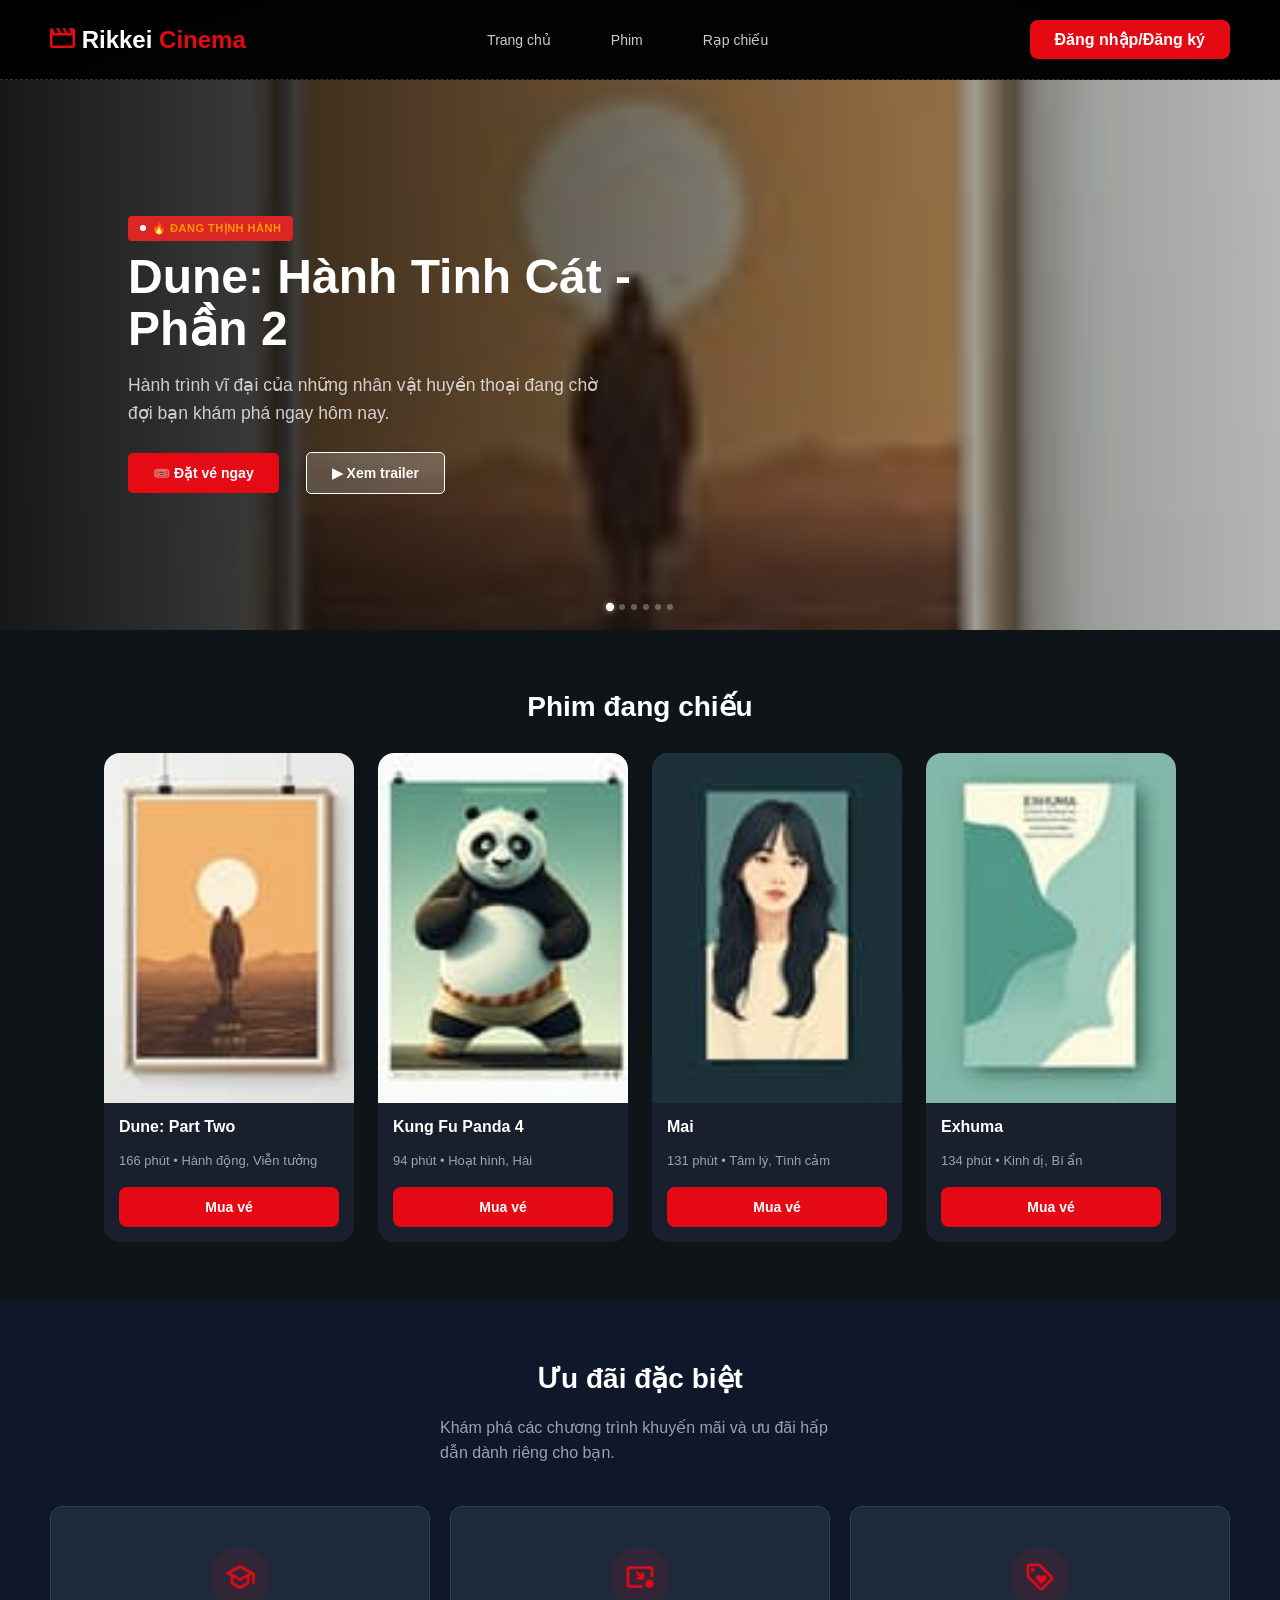
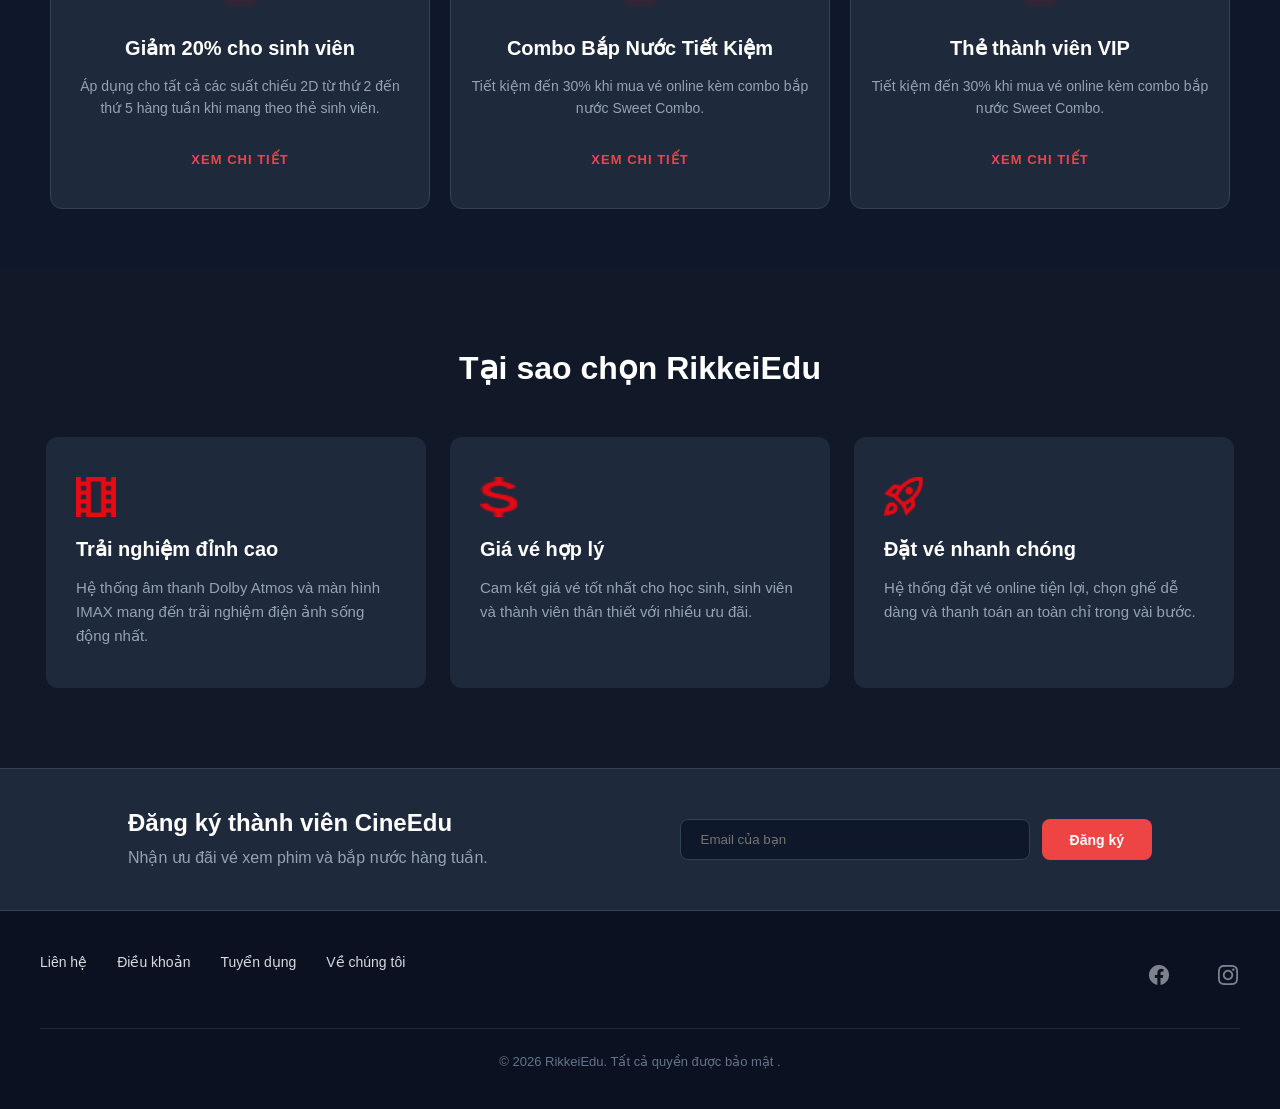
<file: pages/index.html>
<!doctype html>
<html lang="en">
  <head>
    <meta charset="UTF-8" />
    <meta name="viewport" content="width=device-width, initial-scale=1.0" />
    <title>Trang chủ</title>
    <link rel="stylesheet" href="/css/index.css" />
  </head>
  <body>
    <header class="navbar">
      <div class="logo">
        <img src="/assets/icons/Icon.png" alt="" />
        <span class="logo-rikkei">Rikkei</span>
        <span class="logo-cinema">Cinema</span>
      </div>
      <nav class="nav-links">
        <a href="#">Trang chủ</a>
        <a href="#">Phim</a>
        <a href="#">Rạp chiếu</a>
      </nav>
      <a class="btn-login-nav" href="login.html">Đăng nhập/Đăng ký</a>
    </header>
    <section class="hero-carousel-section">
  <div class="hero-viewport" id="heroViewport">
    <div class="hero-wrapper" id="heroWrapper">
      <div class="loading-text">Đang tải phim nổi bật...</div>
    </div>
  </div>

  <div class="carousel-dots" id="carouselDots"></div>
</section>
    <section class="film-book">
      <h3>Phim đang chiếu</h3>
      <div id="movie-list"></div>
    </section>
    <section class="special-order">
      <h3>Ưu đãi đặc biệt</h3>
      <p>
        Khám phá các chương trình khuyến mãi và ưu đãi hấp dẫn dành riêng cho
        bạn.
      </p>
      <div>
        <div>
          <img src="/assets/icons/Overlay (1).png" alt="" />
          <h3>Giảm 20% cho sinh viên</h3>
          <p>
            Áp dụng cho tất cả các suất chiếu 2D từ thứ 2 đến thứ 5 hàng tuần
            khi mang theo thẻ sinh viên.
          </p>
          <a href="#">Xem chi tiết</a>
        </div>
        <div>
          <img src="/assets/icons/Overlay (2).png" alt="" />
          <h3>Combo Bắp Nước Tiết Kiệm</h3>
          <p>
            Tiết kiệm đến 30% khi mua vé online kèm combo bắp nước Sweet Combo.
          </p>
          <a href="#">Xem chi tiết</a>
        </div>
        <div>
          <img src="/assets/icons/Overlay (3).png" alt="" />
          <h3>Thẻ thành viên VIP</h3>
          <p>
            Tiết kiệm đến 30% khi mua vé online kèm combo bắp nước Sweet Combo.
          </p>
          <a href="#">Xem chi tiết</a>
        </div>
      </div>
    </section>
    <section class="special">
      <h3>Tại sao chọn RikkeiEdu</h3>
      <div>
        <div>
          <img src="/assets/icons/Icon (1).png" alt="" />
          <h3>Trải nghiệm đỉnh cao</h3>
          <p>
            Hệ thống âm thanh Dolby Atmos và màn hình IMAX mang đến trải nghiệm
            điện ảnh sống động nhất.
          </p>
        </div>
        <div>
          <img src="/assets/icons/Icon (2).png" alt="" />
          <h3>Giá vé hợp lý</h3>
          <p>
            Cam kết giá vé tốt nhất cho học sinh, sinh viên và thành viên thân
            thiết với nhiều ưu đãi.
          </p>
        </div>
        <div>
          <img src="/assets/icons/Icon (3).png" alt="" />
          <h3>Đặt vé nhanh chóng</h3>
          <p>
            Hệ thống đặt vé online tiện lợi, chọn ghế dễ dàng và thanh toán an
            toàn chỉ trong vài bước.
          </p>
        </div>
      </div>
    </section>
    <section class="service">
      <div class="service-add">
        <div class="service-content">
          <h4>Đăng ký thành viên CineEdu</h4>
          <p>Nhận ưu đãi vé xem phim và bắp nước hàng tuần.</p>
        </div>
        <div class="service-form">
          <input type="email" placeholder="Email của bạn" />
          <button type="submit">Đăng ký</button>
        </div>
      </div>
    </section>
    <footer class="footer">
      <div>
        <p>Liên hệ</p>
        <p>Điều khoản</p>
        <p>Tuyển dụng</p>
        <p>Về chúng tôi</p>
        <img src="/assets/icons/Link.png" alt="" /><img
          src="/assets/icons/Link (1).png"
          alt=""
        />
      </div>
      <div>
        <h4>© 2026 RikkeiEdu. Tất cả quyền được bảo mật .</h4>
      </div>
    </footer>
    <div id="trailerModal" class="modal">
      <div class="modal-content">
        <span class="close" onclick="closeModal()">&times;</span>
        <iframe
          id="videoPlayer"
          width="100%"
          height="400"
          src=""
          frameborder="0"
          allowfullscreen
        ></iframe>
      </div>
    </div>
    <script src="/js/index.js"></script>
  </body>
</html>
</file>
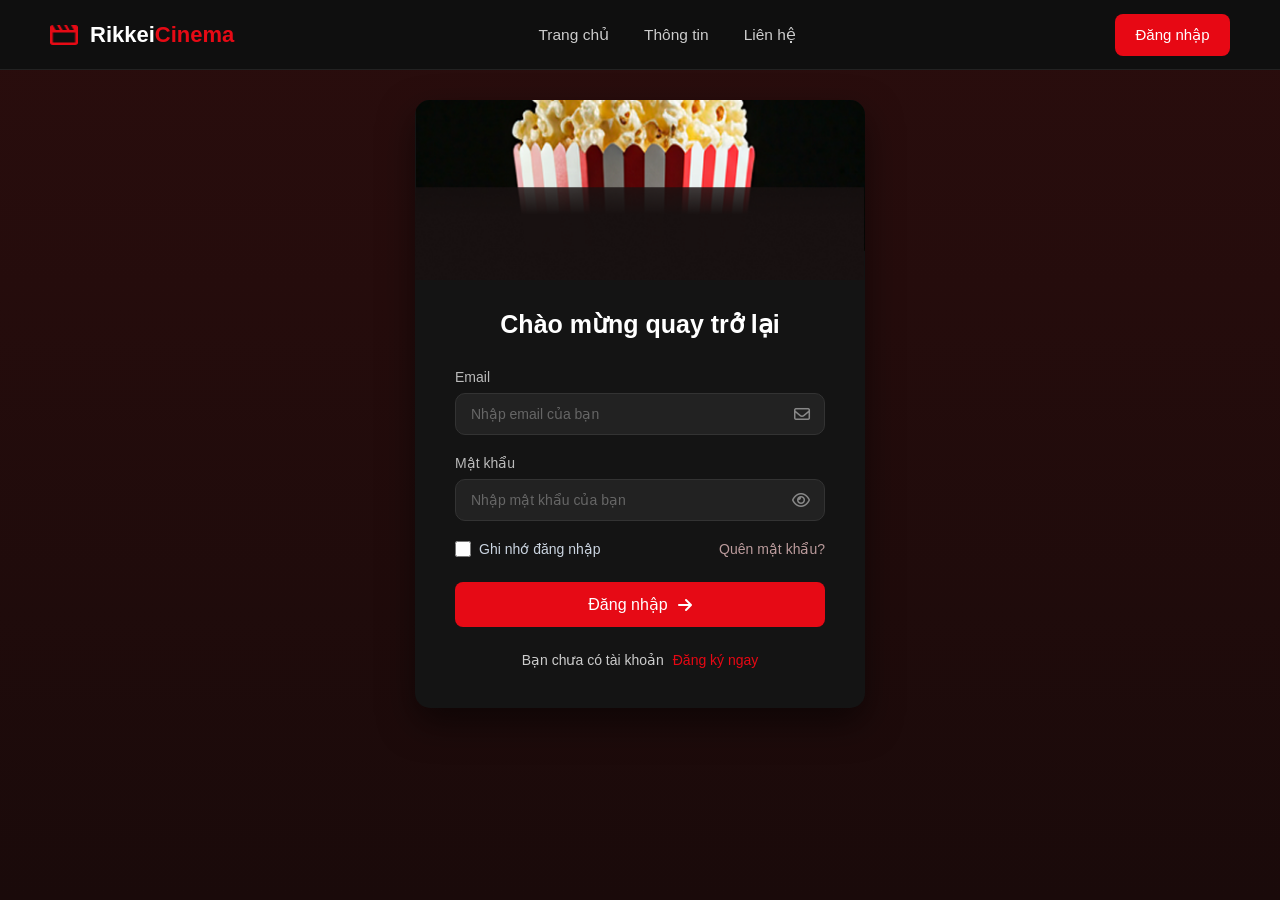
<file: pages/login.html>
<!doctype html>
<html lang="en">
  <head>
    <meta charset="UTF-8" />
    <meta name="viewport" content="width=device-width, initial-scale=1.0" />
    <title>Rikkei Cinema - Đăng nhập</title>
    <link rel="stylesheet" href="/css/login.css" />
    <link
      rel="stylesheet"
      href="https://cdnjs.cloudflare.com/ajax/libs/font-awesome/6.0.0/css/all.min.css"
    />
    <link href="https://fonts.googleapis.com/icon?family=Material+Icons" rel="stylesheet">
  </head>
  <body>
    <header class="navbar">
      <div class="logo">
        <img src="/assets/icons/Icon.png" alt="Logo">
        <span class="logo-rikkei">Rikkei</span>
        <span class="logo-cinema">Cinema</span>
      </div>
      <nav class="nav-links">
        <a href="#">Trang chủ</a>
        <a href="#">Thông tin</a>
        <a href="#">Liên hệ</a>
      </nav>
      <button class="btn-login-nav">Đăng nhập</button>
    </header>

    <main class="login-container">
      <div class="login-card">
          
        <img src="/assets/images/Background (1).png" alt="popCornImg">  

        <div class="card-body">
          <h2>Chào mừng quay trở lại</h2>
          <form id="login-form">
            <div class="input-group">
              <h3>Email</h3>
              <div class="input-wrapper">
                <input
                  type="email"
                  id="email"
                  placeholder="Nhập email của bạn"
                />
                <i class="fa-regular fa-envelope"></i>
              </div>
            </div>

            <div class="input-group">
              <h3>Mật khẩu</h3>
              <div class="input-wrapper">
                <input
                  type="password"
                  id="password"
                  placeholder="Nhập mật khẩu của bạn"
                />
                <i class="fa-regular fa-eye"></i>
              </div>
            </div>

            <div class="auth-options">
              <label class="remember-me">
                <input type="checkbox" /> Ghi nhớ đăng nhập
              </label>
              <a href="#" class="forgot-password">Quên mật khẩu?</a>
            </div>

            <button type="submit" class="btn-submit">
              Đăng nhập <i class="fa-solid fa-arrow-right"></i>
            </button>
          </form>
          <p class="footer-text">
            Bạn chưa có tài khoản
            <a href="/pages/register.html">Đăng ký ngay</a>
          </p>
        </div> </div> </main>
    <script src="/js/login.js"></script>
  </body>
</html>
</file>
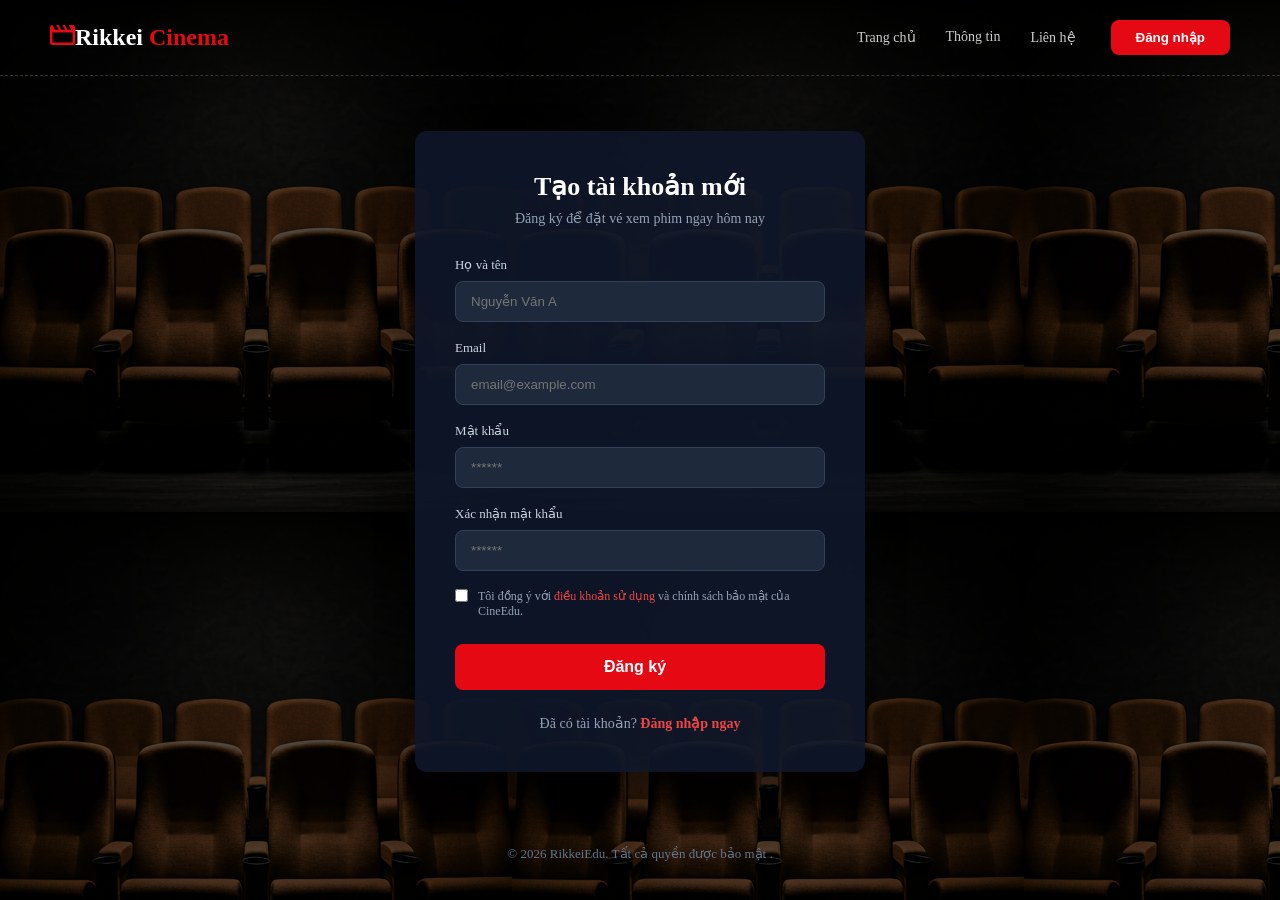
<file: pages/register.html>
<!DOCTYPE html>
<html lang="en">
<head>
    <meta charset="UTF-8">
    <meta name="viewport" content="width=device-width, initial-scale=1.0">
    <title>Đăng ký</title>
    <link rel="stylesheet" href="/css/register.css">

</head>
<body>
    <header class = "navbar">
        <div class = "logo">
            <img src="/assets/icons/Icon.png" alt=""><span class = "logo-rikkei">Rikkei</span> <span class = "logo-cinema">Cinema</span>
        </div>
        <nav class = "nav-links">
            <a href="#">Trang chủ</a>
            <a href="#">Thông tin</a>
            <a href="#">Liên hệ</a>
        </nav>
        <button class = "btn-login-nav">Đăng nhập</button>
    </header>
    <main class="main-content">
        <div class="register-card">
            <h2>Tạo tài khoản mới</h2>
            <p class="subtitle">Đăng ký để đặt vé xem phim ngay hôm nay</p>
            <form id = "register-form" >
                <div class="input-group">
                    <label>Họ và tên</label>
                    <input type="text" id = "fullName" placeholder="Nguyễn Văn A">
                </div>
                <div class="input-group">
                    <label>Email</label>
                    <input type="text" id = "email" placeholder="email@example.com">
                </div>
                <div class="input-group">
                    <label>Mật khẩu</label>
                    <div class="input-wrapper">
                        <input type="password" id = "password" placeholder="******">
                        <i class="fa-regular fa-eye-slash"></i>
                    </div>
                </div>
                <div class="input-group">
                    <label>Xác nhận mật khẩu</label>
                    <div class="input-wrapper">
                        <input type="password" id = "confirm-password" placeholder="******">
                        <i class="fa-regular fa-eye-slash"></i>
                    </div>
                </div>
                <div class="terms">
                    <input type="checkbox" id="agree">
                    <label for="agree">Tôi đồng ý với <a href="#">điều khoản sử dụng</a> và chính sách bảo mật của CineEdu.</label>
                </div>
                <button type="submit" class="btn-submit">
                    Đăng ký <i class="fa-solid fa-arrow-right"></i>
                </button>
            </form>
            <p class="footer-link">
                Đã có tài khoản? <a href="/pages/login.html">Đăng nhập ngay</a>
            </p>
        </div>
    </main>
    <footer class="page-footer">
        © 2026 RikkeiEdu. Tất cả quyền được bảo mật .
    </footer>
    <script src="/js/register.js"></script>
</body>
</html>
</file>
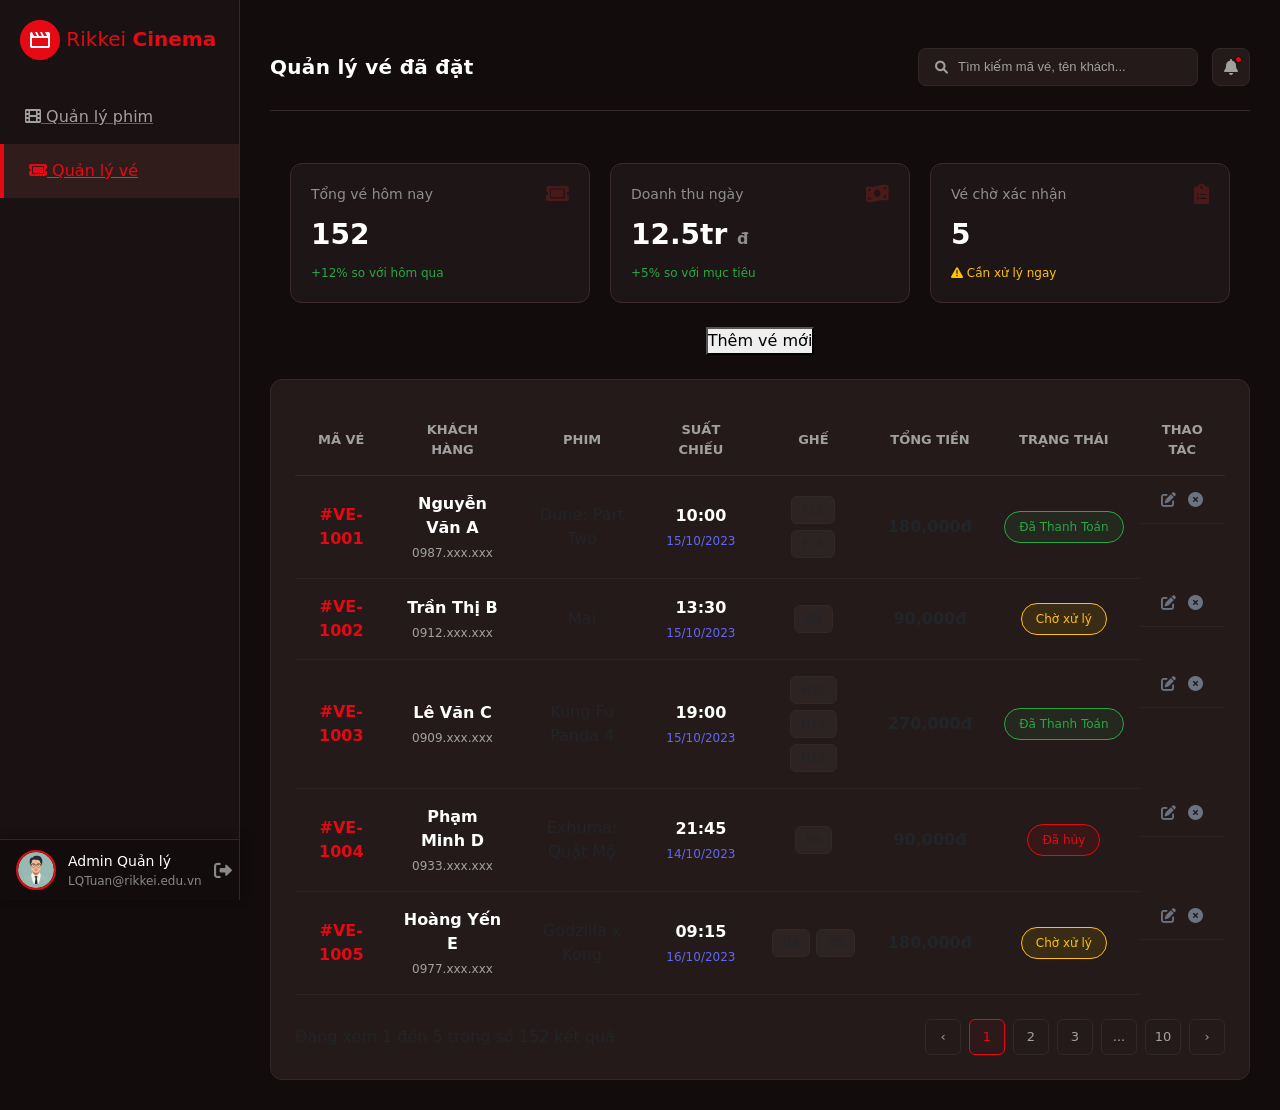
<file: pages/ticketManager.html>
<!doctype html>
<html lang="vi">
  <head>
    <meta charset="UTF-8" />
    <meta name="viewport" content="width=device-width, initial-scale=1.0" />
    <title>Rikkei Cinema - Quản lý vé</title>
    <link rel="stylesheet" href="/css/ticketManager.css" />
    <link
      rel="stylesheet"
      href="https://cdnjs.cloudflare.com/ajax/libs/font-awesome/6.0.0/css/all.min.css"
    />
    <link
      href="https://cdn.jsdelivr.net/npm/bootstrap@5.3.0/dist/css/bootstrap.min.css"
      rel="stylesheet"
    />
  </head>
  <body>
    <div class="app-container">
      <aside class="sidebar">
        <div class="logo">
          <img src="/assets/icons/Background.png" alt="logo" />
          <span>Rikkei <strong>Cinema</strong></span>
        </div>
        <nav class="menu">
          <a href="admin.html" class="menu-link">
            <div class="menu-item">
              <i class="fa-solid fa-film"></i> Quản lý phim
            </div>
          </a>
          <a href="ticketManager.html" class="menu-link">
            <div class="menu-item active">
              <i class="fa-solid fa-ticket"></i> Quản lý vé
            </div>
          </a>
        </nav>
        <div class="user-profile">
          <div class="avatar-wrapper">
            <img
              src="/assets/images/4b3c32e708cfeaf4ac3b720d07977c0fcfc63eec.jpg"
              class="avatar"
            />
          </div>
          <div class="user-info">
            <p class="name">Admin Quản lý</p>
            <p class="email">LQTuan@rikkei.edu.vn</p>
          </div>
          <button
            type="button"
            class="logout-btn"
            data-bs-toggle="modal"
            data-bs-target="#logoutModal"
          >
            <i class="fa-solid fa-right-from-bracket"></i>
          </button>
        </div>
      </aside>

      <div class="main-content">
        <div class="topbar">
          <h1 class="topbar-title">Quản lý vé đã đặt</h1>
          <div class="topbar-right">
            <div class="search-box">
              <i class="fa-solid fa-magnifying-glass search-icon"></i>
              <input type="text" placeholder="Tìm kiếm mã vé, tên khách..." />
            </div>
            <button class="notif-btn">
              <i class="fa-solid fa-bell"></i>
              <span class="notif-dot"></span>
            </button>
          </div>
        </div>
        <div class="stats-container">
          <div class="stat-card">
            <div class="stat-header">
              <span class="stat-title">Tổng vé hôm nay</span>
              <i class="fa-solid fa-ticket icon-bg"></i>
            </div>
            <div class="stat-value">152</div>
            <div class="stat-footer status-up">+12% so với hôm qua</div>
          </div>

          <div class="stat-card">
            <div class="stat-header">
              <span class="stat-title">Doanh thu ngày</span>
              <i class="fa-solid fa-money-bill-wave icon-bg"></i>
            </div>
            <div class="stat-value">12.5tr <span>đ</span></div>
            <div class="stat-footer status-up">+5% so với mục tiêu</div>
          </div>

          <div class="stat-card">
            <div class="stat-header">
              <span class="stat-title">Vé chờ xác nhận</span>
              <i class="fa-solid fa-clipboard-list icon-bg"></i>
            </div>
            <div class="stat-value">5</div>
            <div class="stat-footer status-warning">
              <i class="fa-solid fa-triangle-exclamation"></i> Cần xử lý ngay
            </div>
          </div>
        </div>
        <button onclick="openAddTicketModal()">Thêm vé mới</button>
        <div class="table-container">
          <table class="ticket-table">
            <thead>
              <tr>
                <th>Mã vé</th>
                <th>Khách hàng</th>
                <th>Phim</th>
                <th>Suất chiếu</th>
                <th>Ghế</th>
                <th>Tổng tiền</th>
                <th>Trạng thái</th>
                <th>Thao tác</th>
              </tr>
            </thead>
            <tbody></tbody>
          </table>

          <div class="pagination-wrapper">
            <span class="secondary">Đang xem 1 đến 5 trong số 152 kết quả</span>
            <div class="pagination">
              <button class="page-btn">‹</button>
              <button class="page-btn active">1</button>
              <button class="page-btn">2</button>
              <button class="page-btn">3</button>
              <button class="page-btn">...</button>
              <button class="page-btn">10</button>
              <button class="page-btn">›</button>
            </div>
          </div>
        </div>
      </div>
    </div>
    <script src="https://cdn.jsdelivr.net/npm/bootstrap@5.3.0/dist/js/bootstrap.bundle.min.js"></script>
  </body>
  <div id="add-ticket-modal" class="modal">
    <div class="modal-content">
      <span class="close" onclick="closeModal('add-ticket-modal')"
        >&times;</span
      >
      <h2>Thêm Mới Đặt Vé</h2>
      <form id="add-ticket-form" onsubmit="addTicket(event)">
        <div class="form-group">
          <label for="add-customer-name">Tên khách hàng:</label>
          <input
            type="text"
            id="add-customer-name"
            placeholder="Nhập tên khách hàng"
            required
          />
        </div>
        <div class="form-group">
          <label for="add-customer-phone">Số điện thoại:</label>
          <input
            type="text"
            id="add-customer-phone"
            placeholder="Nhập số điện thoại"
            required
          />
        </div>
        <div class="form-group">
          <label for="add-movie">Chọn phim:</label>
          <select id="add-movie" required>
            <option value="">Chọn phim đang chiếu...</option>
            <option value="1">Dune: Part Two</option>
            <option value="2">Mai</option>
            <option value="3">Kung Fu Panda 4</option>
            <option value="4">Exhuma: Quật Mộ</option>
            <option value="5">Godzilla x Kong</option>
          </select>
        </div>
        <div class="form-group">
          <label for="add-showtime">Chọn suất chiếu:</label>
          <select id="add-showtime" required>
            <option value="">Chọn suất chiếu...</option>
            <option value="1">10:00 - 15/10/2023</option>
            <option value="2">13:30 - 15/10/2023</option>
            <option value="3">19:00 - 15/10/2023</option>
            <option value="4">21:45 - 14/10/2023</option>
            <option value="5">09:15 - 16/10/2023</option>
          </select>
        </div>
        <div class="form-group">
          <label for="add-seats">Chọn ghế:</label>
          <input type="text" id="add-seats" placeholder="F5, F6" required />
        </div>
        <div class="form-group">
          <label for="add-payment-method">Phương thức thanh toán:</label>
          <select id="add-payment-method" required>
            <option value="0">Tiền mặt</option>
            <option value="1">Chuyển khoản</option>
            <option value="2">Thẻ tín dụng</option>
          </select>
        </div>
        <div class="form-group">
          <label for="add-note">Ghi chú:</label>
          <textarea
            id="add-note"
            placeholder="Nhập ghi chú của admin..."
          ></textarea>
        </div>
        <div class="total-amount">
          <p>Tổng tiền dự kiến: <span id="add-total-amount">240.000 đ</span></p>
        </div>
        <div class="modal-actions">
          <button
            type="button"
            class="btn btn-cancel"
            onclick="closeModal('add-ticket-modal')"
          >
            Hủy
          </button>
          <button type="submit" class="btn btn-confirm">Xác nhận đặt vé</button>
        </div>
      </form>
    </div>
  </div>
  <div id="edit-ticket-modal" class="modal">
    <div class="modal-content">
      <span class="close" onclick="closeModal('edit-ticket-modal')"
        >&times;</span
      >
      <h2>Cập Nhật Thông Tin Vé</h2>
      <form id="edit-ticket-form" onsubmit="updateTicket(event)">
        <input type="hidden" id="edit-ticket-id" />
        <div class="form-group">
          <label for="edit-customer-name">Khách hàng:</label>
          <input type="text" id="edit-customer-name" readonly />
        </div>
        <div class="form-group">
          <label for="edit-movie">Phim:</label>
          <select id="edit-movie" required>
            <option value="1">Dune: Part Two</option>
            <option value="2">Mai</option>
            <option value="3">Kung Fu Panda 4</option>
            <option value="4">Exhuma: Quật Mộ</option>
            <option value="5">Godzilla x Kong</option>
          </select>
        </div>
        <div class="form-group">
          <label for="edit-showtime">Suất chiếu:</label>
          <input type="text" id="edit-showtime" readonly />
        </div>
        <div class="form-group">
          <label for="edit-seats">Vị trí ghế:</label>
          <input type="text" id="edit-seats" readonly />
        </div>
        <div class="form-group">
          <label for="edit-payment-status">Trạng thái thanh toán:</label>
          <select id="edit-payment-status" required>
            <option value="true">Đã thanh toán</option>
            <option value="false">Chưa thanh toán</option>
          </select>
        </div>
        <div class="form-group">
          <label for="edit-note">Ghi chú:</label>
          <textarea
            id="edit-note"
            placeholder="Nhập ghi chú của admin..."
          ></textarea>
        </div>
        <div class="total-amount">
          <p>Tổng số ghế: <span id="edit-seat-count">2</span></p>
          <p>
            Tổng tiền thanh toán: <span id="edit-total-amount">240.000 đ</span>
          </p>
        </div>
        <div class="modal-actions">
          <button
            type="button"
            class="btn btn-cancel"
            onclick="closeModal('edit-ticket-modal')"
          >
            Hủy
          </button>
          <button type="submit" class="btn btn-confirm">Lưu thay đổi</button>
        </div>
      </form>
    </div>
  </div>
  <div id="cancel-ticket-modal" class="modal">
    <div class="modal-content">
      <span class="close" onclick="closeModal('cancel-ticket-modal')"
        >&times;</span
      >
      <h2>Xác nhận hủy vé</h2>
      <p>Bạn có chắc chắn muốn hủy và xóa vé này không?</p>
      <p>Hãy đảm bảo rằng giải phóng ghế ngồi và không thể hoàn tác.</p>
      <input type="hidden" id="cancel-ticket-id" />
      <div class="modal-actions">
        <button
          type="button"
          class="btn btn-cancel"
          onclick="closeModal('cancel-ticket-modal')"
        >
          Đóng
        </button>
        <button type="button" class="btn btn-confirm" onclick="cancelTicket()">
          Xác nhận hủy
        </button>
      </div>
    </div>
  </div>
  <script src="/js/ticketManager.js"></script>
</html>
</file>
<file: css/index.css>
* {
  margin: 0;
  padding: 0;
  box-sizing: border-box;
  font-family: "Segoe UI", "Segoe UI", Tahoma, Geneva, Verdana, sans-serif;
}
body {
  background-color: #0f0f0f;
  background-image: radial-gradient(circle, #1a1a1a 0%, #000000 100%);
  color: white;
  min-height: 100vh;
  margin: 0;
}
.navbar {
  display: flex;
  align-items: center;
  padding: 20px 50px;
  border-bottom: 1px dashed #333;
}

.logo {
  font-size: 24px;
  font-weight: bold;
}

.logo-rikkei {
  color: white;
}

.logo-cinema {
  color: #e50914;
}

.nav-links {
  display: flex;
  margin: 0 auto;
  gap: 30px;
}
.nav-links a {
  color: #ccc;
  text-decoration: none;
  margin: 0 15px;
  font-size: 14px;
  transition: 0.3s;
}

.nav-links a:hover {
  color: white;
}

.btn-login-nav {
  background-color: #e50914;
  color: white;
  border: none;
  padding: 10px 25px;
  border-radius: 8px;
  font-weight: bold;
  cursor: pointer;
  margin-left: 20px;
  transition: 0.3s;
  text-decoration: none;
}
.section {
  position: relative;
  width: 100%;
  height: 800px;
  overflow: hidden;
}
.hero-image {
  position: absolute;
  top: 0;
  left: 0;
  width: 100%;
  height: 100%;
  background-image: url("/assets/images/85e195bab6c3c3771843f13728ac496b45fd2ad5.png");
  background-size: cover;
  background-position: center;
  background-repeat: no-repeat;
  z-index: 0;
}
.hero-image::after {
  content: "";
  position: absolute;
  top: 0;
  left: 0;
  width: 100%;
  height: 100%;
  background: linear-gradient(
    to right,
    rgba(0, 0, 0, 0.75) 0%,
    rgba(0, 0, 0, 0.4) 40%,
    rgba(0, 0, 0, 0.1) 100%
  );
}
.container {
  position: relative;
  z-index: 1;
  height: 100%;
  display: flex;
  flex-direction: column;
  justify-content: center;
  max-width: 600px;
  padding: 0 80px;
  color: #fff;
}

h5 {
  display: inline-flex;
  align-items: center;
  gap: 6px;
  background-color: #dc2626;
  color: #fff;
  font-size: 11px;
  font-weight: 600;
  text-transform: uppercase;
  padding: 6px 12px;
  border-radius: 4px;
  margin-bottom: 16px;
  letter-spacing: 0.5px;
  width: fit-content;
}

h5::before {
  content: "";
  width: 6px;
  height: 6px;
  background-color: #fff;
  border-radius: 50%;
}

h2 {
  font-size: 52px;
  font-weight: 800;
  line-height: 1.1;
  margin-bottom: 16px;
}

p {
  font-size: 16px;
  line-height: 1.6;
  color: rgba(255, 255, 255, 0.85);
  margin-bottom: 24px;
  max-width: 480px;
}

.button-group {
  display: flex;
  flex-direction: row;
  align-items: center;
  gap: 12px;
}

button {
  display: inline-flex;
  align-items: center;
  justify-content: center;
  gap: 8px;
  padding: 12px 24px;
  font-size: 14px;
  font-weight: 600;
  border-radius: 4px;
  cursor: pointer;
  transition: all 0.3s ease;
  border: none;
  white-space: nowrap;
}

.ticket-button {
  background-color: #dc2626;
  color: #fff;
}

.ticket-button:hover {
  background-color: #b91c1c;
}

.trailer {
  background-color: rgba(0, 0, 0, 0.5);
  color: #fff;
  border: 1px solid rgba(255, 255, 255, 0.3);
}

.trailer:hover {
  background-color: rgba(0, 0, 0, 0.7);
  border-color: #fff;
}
/* .film-book {
    width: 100%;
    padding: 60px 40px;
    background-color: #0f1419;
    display: grid;
    grid-template-columns: repeat(4, 1fr);
    gap: 32px;
}

.film-book h3 {
    grid-column: 1 / -1;
    color: #fff;
    font-size: 28px;
    font-weight: 700;
    margin-bottom: 30px;
    display: flex;
    justify-content: space-between;
    align-items: center;
}

.film-book h3::after {
    content: 'Xem tất cả →';
    color: #dc2626;
    font-size: 16px;
    font-weight: 500;
    cursor: pointer;
}

.books {
    background-color: #1a1f2e;
    border-radius: 16px;
    overflow: hidden;
    display: flex;
    flex-direction: column;
    transition: transform 0.3s ease;
    flex: 1; 
    min-width: 0;
    
}

.books:hover {
    transform: translateY(-10px);
}

.books > img {
    width: 100%;
    height: 420px;
    object-fit: cover;
    display: block;
}

.books h4 {
    color: #fff;
    font-size: 18px;
    font-weight: 600;
    margin: 20px 20px 10px;
    white-space: nowrap;
    overflow: hidden;
    text-overflow: ellipsis;
    min-width: 0;
}

.books p {
    color: #9ca3af;
    font-size: 14px;
    margin: 0 20px 20px;
    display: flex;
    align-items: center;
    gap: 8px;
    min-width: 0;
}

.books p img {
    width: 16px;
    height: 16px;
    opacity: 0.7;
    flex-shrink: 0;
}

.books button {
    width: calc(100% - 40px);
    margin: 0 20px 20px;
    padding: 14px;
    background-color: #dc2626;
    color: #fff;
    font-size: 16px;
    font-weight: 600;
    border: none;
    border-radius: 10px;
    cursor: pointer;
    transition: background-color 0.3s ease;
    margin-top: auto;
}

.books button:hover {
    background-color: #b91c1c;
} */
.film-book {
  width: 100%;
  padding: 60px 40px;
  background-color: #0f1419;
}

.film-book h3 {
  color: #fff;
  font-size: 28px;
  margin-bottom: 30px;
  text-align: center;
}

#movie-list {
  display: flex;
  gap: 24px;
  flex-wrap: wrap;
  justify-content: center;
}
.books {
  width: 250px;
  background-color: #1a1f2e;
  border-radius: 16px;
  overflow: hidden;
  display: flex;
  flex-direction: column;
  transition: all 0.3s ease;
  cursor: pointer;
}

.books:hover {
  transform: translateY(-10px) scale(1.03);
}
.books img {
  width: 100%;
  height: 350px;
  object-fit: cover;
  transition: 0.3s;
}

.books:hover img {
  transform: scale(1.05);
}
.books h4 {
  color: #fff;
  font-size: 16px;
  margin: 15px;
}
.books p {
  color: #9ca3af;
  font-size: 13px;
  margin: 0 15px 15px;
  display: flex;
  align-items: center;
  gap: 6px;
}
.books button {
  margin: 0 15px 15px;
  padding: 12px;
  background-color: #e50914;
  color: #fff;
  border: none;
  border-radius: 8px;
  font-size: 14px;
  cursor: pointer;
}

.books button:hover {
  background-color: #b20710;
}
.special-order {
  background-color: #0f172a;
  color: #ffffff;
  padding: 60px 20px;
  font-family: "Segoe UI", Tahoma, Geneva, Verdana, sans-serif;
}

.special-order > h3 {
  font-size: 28px;
  margin-bottom: 20px;
  font-weight: 700;
  text-align: center;
}

.special-order > p {
  color: #94a3b8;
  margin-bottom: 40px;
  font-size: 16px;
  text-align: left;
  max-width: 400px;
  margin-left: auto;
  margin-right: auto;
  line-height: 1.6;
}
.special-order > div {
  display: flex;
  justify-content: center;
  gap: 20px;
  flex-wrap: wrap;
  max-width: 1200px;
  margin: 0 auto;
}

.special-order > div > div {
  background-color: #1e293b;
  border: 1px solid #334155;
  border-radius: 12px;
  padding: 40px 20px;
  flex: 1;
  min-width: 280px;
  max-width: 380px;
  text-align: center;
  transition: transform 0.3s ease;
}

.special-order img {
  width: 60px;
  height: 60px;
  margin-bottom: 25px;
}

.special-order div h3 {
  font-size: 20px;
  margin-bottom: 15px;
}

.special-order div p {
  color: #94a3b8;
  font-size: 14px;
  line-height: 1.6;
  margin-bottom: 30px;
}

.special-order a {
  color: #ef4444;
  text-decoration: none;
  font-weight: 700;
  font-size: 13px;
  text-transform: uppercase;
  letter-spacing: 1px;
}
.special {
  background-color: rgba(17, 24, 39, 1);
  color: #ffffff;
  padding: 80px 20px;
  font-family: "Segoe UI", Tahoma, Geneva, Verdana, sans-serif;
}

.special > h3 {
  text-align: center;
  font-size: 32px;
  font-weight: 700;
  margin-bottom: 50px;
}

.special > div {
  display: flex;
  justify-content: center;
  gap: 24px;
  max-width: 1200px;
  margin: 0 auto;
  flex-wrap: wrap;
}

.special > div > div {
  background-color: #1e293b;
  padding: 40px 30px;
  border-radius: 12px;
  flex: 1;
  min-width: 300px;
  max-width: 380px;
  transition: all 0.3s ease;
  text-align: left;
}

.special > div > div:hover {
  background-color: #243146;
  transform: translateY(-5px);
}

.special img {
  width: 40px;
  height: 40px;
  margin-bottom: 20px;
  display: block;
}

.special div h3 {
  font-size: 20px;
  font-weight: 600;
  margin-bottom: 15px;
}

.special div p {
  color: #94a3b8;
  font-size: 15px;
  line-height: 1.6;
  margin: 0;
}
.service {
  background-color: #111827;
  padding: 0;
  width: 100%;
}

.service-add {
  width: 100%;
  margin: 0;
  padding: 40px 10%;
  background-color: #1e293b;
  border-top: 1px solid #334155;
  border-bottom: 1px solid #334155;
  border-radius: 0;
  display: flex;
  justify-content: space-between;
  align-items: center;
  gap: 20px;
  box-sizing: border-box;
}

.service-content h4 {
  color: #ffffff;
  font-size: 24px;
  font-weight: 700;
  margin-bottom: 8px;
}

.service-content p {
  color: #94a3b8;
  font-size: 16px;
  margin: 0;
}

.service-form {
  display: flex;
  gap: 12px;
}

.service-form input {
  background-color: #0f172a;
  border: 1px solid #334155;
  border-radius: 8px;
  padding: 12px 20px;
  color: #ffffff;
  width: 350px;
  outline: none;
}

.service-form button {
  background-color: #ef4444;
  color: #ffffff;
  border: none;
  border-radius: 8px;
  padding: 12px 28px;
  font-weight: 600;
  cursor: pointer;
  transition: 0.3s;
}

.service-form button:hover {
  background-color: #dc2626;
}
.footer {
  background-color: #0b1120;
  padding: 40px 20px;
  color: #94a3b8;
  font-family: "Segoe UI", sans-serif;
}
.footer > div:first-child {
  max-width: 1200px;
  margin: 0 auto;
  display: flex;
  align-items: center;
  justify-content: flex-start;
  gap: 30px;
  padding-bottom: 30px;
  border-bottom: 1px solid #1f2937;
}
.footer > div:first-child img:first-of-type {
  margin-left: auto;
}

.footer p {
  font-size: 14px;
  cursor: pointer;
  transition: color 0.3s;
}

.footer p:hover {
  color: #ffffff;
}
.footer img {
  width: 24px;
  height: 24px;
  cursor: pointer;
  margin-left: 15px;
  filter: brightness(0.8);
}

.footer img:hover {
  filter: brightness(1);
}
.footer > div:last-child {
  text-align: center;
  padding-top: 25px;
}

.footer h4 {
  font-size: 13px;
  font-weight: 400;
  color: #64748b;
}
.modal {
  display: none;
  position: fixed;
  z-index: 1;
  left: 0;
  top: 0;
  width: 100%;
  height: 100%;
  background: rgba(0, 0, 0, 0.8);
}
.modal-content {
  position: relative;
  margin: 10% auto;
  width: 60%;
  background: #000;
  padding: 20px;
}
.close {
  position: absolute;
  top: -10px;
  right: 10px;
  color: white;
  font-size: 30px;
  cursor: pointer;
}
.hero-carousel-section {
  position: relative;
  width: 100%;
  background: #000;
  overflow: hidden;
}
.hero-viewport {
  width: 100%;
  display: flex;
  overflow-x: auto; 
  scroll-snap-type: x mandatory;
  scroll-behavior: smooth;
  -webkit-overflow-scrolling: touch;
}
.hero-viewport::-webkit-scrollbar {
  display: none;
}
.hero-wrapper {
  display: flex;
  width: 100%;
}
.hero-slide {
  min-width: 100%;
  height: 550px;
  scroll-snap-align: start;
  position: relative;
  background-size: cover;
  background-position: center;
  display: flex;
  align-items: center;
  color: white;
}
.hero-slide::before {
  content: "";
  position: absolute;
  top: 0;
  left: 0;
  right: 0;
  bottom: 0;
  background: linear-gradient(to right, rgba(0, 0, 0, 0.9), rgba(0, 0, 0, 0.2));
}
.hero-content {
  position: relative;
  z-index: 2;
  padding: 0 10%;
  max-width: 800px;
}

.hero-content h5 {
  color: #ff9800;
  text-transform: uppercase;
  margin-bottom: 10px;
}

.hero-content h2 {
  font-size: 3rem;
  margin-bottom: 15px;
}

.hero-content p {
  font-size: 1.1rem;
  line-height: 1.6;
  margin-bottom: 25px;
  opacity: 0.9;
}
.carousel-dots {
  position: absolute;
  bottom: 20px;
  width: 100%;
  display: flex;
  justify-content: center;
  gap: 6px;
  z-index: 10;
}

.dot {
  width: 6px;
  height: 6px;
  background: rgba(255, 255, 255, 0.3);
  border-radius: 50%;
  transition: all 0.3s ease;
  cursor: pointer;
}

.dot.active {
  background: #fff;
  transform: scale(1.4);
  box-shadow: 0 0 5px rgba(255, 255, 255, 0.5);
}
.button-group button {
  padding: 12px 25px;
  border-radius: 5px;
  border: none;
  cursor: pointer;
  font-weight: bold;
  margin-right: 15px;
  transition: 0.3s;
}

.ticket-button {
  background:rgba(230, 10, 21, 1);
  color: white;
}
.trailer {
  background: rgba(255, 255, 255, 0.2);
  color: white;
  border: 1px solid #fff !important;
}
.ticket-button:hover {
  background: #e68a00;
}
</file>
<file: css/login.css>
* {
  margin: 0;
  padding: 0;
  box-sizing: border-box;
  font-family: "Segoe UI", Roboto, sans-serif;
}

body {
  background-color: #221011;
  color: white;
  min-height: 100vh;
}
.navbar {
  position: fixed;
  top: 0;
  left: 0;
  right: 0;
  z-index: 1000;
  display: flex;
  justify-content: space-between;
  align-items: center;
  padding: 18px 50px;
  background-color: #0f0f0f;
  border-bottom: 1px solid rgba(255, 255, 255, 0.08);
  height: 70px;
}

/* Logo bên trái */
.logo {
  display: flex;
  align-items: center;
  font-size: 22px;
  font-weight: 600;
}

.logo img {
  width: 28px;
  height: 20px;
  margin-right: 12px;
}

.logo-rikkei {
  color: #ffffff;
}

.logo-cinema {
  color: #e60a15;
}
.nav-links {
  display: flex;
  align-items: center;
  gap: 35px;
}

.nav-links a {
  text-decoration: none;
  color: #ccc;
  font-size: 15.5px;
  transition: all 0.3s;
}

.nav-links a:hover {
  color: white;
}
.btn-login-nav {
  width: 115px;
  height: 42px;
  background-color: #e70814;
  color: white;
  border: none;
  border-radius: 8px;
  font-size: 15px;
  cursor: pointer;
  transition: 0.3s;
  margin-left: 15px;
}

.btn-login-nav:hover {
  background-color: #ff1a25;
  transform: scale(1.05);
}
.login-container {
  display: flex;
  justify-content: center;
  align-items: flex-start;
  padding: 100px 20px 40px;
  min-height: 100vh;
  background: linear-gradient(to bottom, #2a0d0d, #1a0a0a);
}
.login-card {
  background: #141414;
  width: 450px;
  overflow: hidden;
  border-radius: 15px;
  box-shadow: 0 15px 35px rgba(0, 0, 0, 0.5);
}
.login-card img {
  width: 100%;
  height: 180px;
  object-fit: cover;
  object-position: top;
  display: block;
}
.card-body {
  padding: 30px 40px 40px 40px;
}

.card-body h2 {
  margin-bottom: 30px;
  font-size: 25px;
  text-align: center;
}
.input-group {
  text-align: left;
  margin-bottom: 20px;
}

.input-group h3 {
  font-size: 14px;
  color: #bbb;
  margin-bottom: 8px;
  font-weight: normal;
}

.input-wrapper {
  position: relative;
  width: 100%;
}

.input-wrapper input {
  width: 100%;
  padding: 12px 40px 12px 15px;
  background-color: #222;
  border: 1px solid #333;
  border-radius: 10px;
  color: white;
  font-size: 14px;
}

.input-wrapper input::placeholder {
  color: #666;
}

.input-wrapper i {
  position: absolute;
  right: 15px;
  top: 50%;
  transform: translateY(-50%);
  color: #888;
  cursor: pointer;
}
.auth-options {
  display: flex;
  justify-content: space-between;
  align-items: center;
  margin-top: 10px;
  margin-bottom: 25px;
}

.remember-me {
  color: #cbd5e1;
  font-size: 14px;
  display: flex;
  align-items: center;
  gap: 8px;
  cursor: pointer;
}

.remember-me input[type="checkbox"] {
  width: 16px;
  height: 16px;
  accent-color: #e70814;
  cursor: pointer;
}

.forgot-password {
  text-decoration: none;
  color: #bb9b9c;
  font-size: 14px;
  transition: 0.3s;
}

.forgot-password:hover {
  color: #e70814;
}
.btn-submit {
  background-color: #e60a15;
  border: none;
  color: white;
  width: 100%;
  height: 45px;
  border-radius: 8px;
  font-size: 16px;
  cursor: pointer;
  transition: 0.3s;
  display: flex;
  align-items: center;
  justify-content: center;
  gap: 10px;
}

.btn-submit:hover {
  transform: scale(1.02);
  background-color: #ff1a25;
}
.footer-text {
  margin-top: 25px;
  font-size: 14px;
  color: #ccc;
  text-align: center;
}

.footer-text a {
  text-decoration: none;
  color: #e70814;
  margin-left: 5px;
  font-weight: 500;
}

.footer-text a:hover {
  text-decoration: underline;
}
#toast-container {
  position: fixed;
  top: 20px;
  right: 20px;
  z-index: 9999;
  display: flex;
  flex-direction: column;
  gap: 12px;
}

.toast {
  background-color: #1f2937;
  color: white;
  padding: 16px 20px;
  border-radius: 8px;
  display: flex;
  align-items: flex-start;
  gap: 15px;
  position: relative;
  overflow: hidden;
  min-width: 320px;
  box-shadow: 0 10px 25px rgba(0, 0, 0, 0.4);
  animation: slideIn 0.4s ease forwards;
}

.toast::before {
  content: "";
  position: absolute;
  top: 0;
  left: 0;
  width: 6px;
  height: 100%;
}

.toast.success::before {
  background-color: #10b981;
}
.toast.error::before {
  background-color: #ef4444;
}

.toast.success .main-icon {
  color: #10b981;
}
.toast.error .main-icon {
  color: #ef4444;
}

.main-icon {
  font-size: 20px;
  flex-shrink: 0;
  margin-top: 2px;
}

.toast-content {
  display: flex;
  flex-direction: column;
  gap: 2px;
}

.toast-title {
  font-weight: bold;
  font-size: 15px;
}

.toast-msg {
  font-size: 13px;
  color: #cbd5e1;
  line-height: 1.4;
}

.toast-close {
  margin-left: auto;
  cursor: pointer;
  color: #94a3b8;
  font-size: 14px;
  transition: 0.2s;
}

.toast-close:hover {
  color: white;
}

@keyframes slideIn {
  from {
    transform: translateX(100%);
    opacity: 0;
  }
  to {
    transform: translateX(0);
    opacity: 1;
  }
}

@keyframes fadeOut {
  from {
    opacity: 1;
    transform: translateX(0);
  }
  to {
    opacity: 0;
    transform: translateX(30px);
  }
}

.toast-close {
  margin-left: auto;
  cursor: pointer;
  color: #94a3b8;
}
</file>
<file: css/register.css>
*{
    box-sizing: border-box;
    margin: 0;
    padding: 0;
}
body {
    background-image: linear-gradient(rgba(0,0,0,0.7),rgba(0,0,0,0.7)),url(/assets/images/baaf5bbe2cf6344e9a5fb9af666fa17f2aaf9986.png);
}

.navbar {
    display: flex;
    align-items: center;
    padding: 20px 50px;
    border-bottom: 1px dashed #333;
}

.logo {
    font-size: 24px;
    font-weight: bold;
}

.logo-rikkei {
    color: white;
}

.logo-cinema {
    color: #e50914;
}

.nav-links {
    margin-left: auto;
    display: flex;
}

.nav-links a {
    color: #ccc;
    text-decoration: none;
    margin: 0 15px;
    font-size: 14px;
    transition: 0.3s;
}

.nav-links a:hover {
    color: white;
}

.btn-login-nav {
    background-color: #e50914;
    color: white;
    border: none;
    padding: 10px 25px;
    border-radius: 8px;
    font-weight: bold;
    cursor: pointer;
    margin-left: 20px;
    transition: 0.3s;
}

.btn-login-nav:hover {
    background-color: #b20710;
}
.main-content {
    display: flex;
    justify-content: center;
    align-items: center;
    padding: 50px 0;
    min-height: calc(100vh - 150px); 
}
.register-card {
    background-color: rgba(15, 23, 42, 0.9);
    width: 450px;
    padding: 40px;
    border-radius: 12px;
    box-shadow: 0 15px 35px rgba(0, 0, 0, 0.5);
    text-align: center;
    color: white;
}

.register-card h2 {
    font-size: 26px;
    margin-bottom: 8px;
}

.subtitle {
    color: #94a3b8;
    font-size: 14px;
    margin-bottom: 30px;
}
.input-group {
    text-align: left;
    margin-bottom: 18px;
}

.input-group label {
    display: block;
    font-size: 13px;
    margin-bottom: 8px;
    color: #cbd5e1;
}

.input-group input {
    width: 100%;
    background: #1e293b;
    border: 1px solid #334155;
    padding: 12px 15px;
    border-radius: 8px;
    color: white;
    outline: none;
}

.input-wrapper {
    position: relative;
}

.input-wrapper i {
    position: absolute;
    right: 15px;
    top: 50%;
    transform: translateY(-50%);
    color: #64748b;
    cursor: pointer;
}
.terms {
    display: flex;
    gap: 10px;
    text-align: left;
    font-size: 12px;
    color: #94a3b8;
    margin-bottom: 25px;
    align-items: flex-start;
}

.terms a {
    color: #ef4444;
    text-decoration: none;
}
.btn-submit {
    width: 100%;
    background-color: #e50914;
    color: white;
    border: none;
    padding: 14px;
    border-radius: 8px;
    font-weight: bold;
    font-size: 16px;
    cursor: pointer;
    display: flex;
    justify-content: center;
    align-items: center;
    gap: 10px;
    transition: 0.3s;
}

.btn-submit:hover {
    background-color: #b20710;
}

.footer-link {
    margin-top: 25px;
    font-size: 14px;
    color: #94a3b8;
}

.footer-link a {
    color: #ef4444;
    text-decoration: none;
    font-weight: bold;
}
.page-footer {
    text-align: center;
    padding: 20px;
    color: #64748b;
    font-size: 13px;
}
</file>
<file: css/ticketManager.css>
:root {
  --bg-dark: #120c0c;
  --sidebar-bg: #1a1212;
  --card-bg: #241a1a;
  --primary-red: #e50914;
  --text-white: #ffffff;
  --text-gray: #a0a0a0;
  --border-color: #332828;
}

* {
  box-sizing: border-box;
  margin: 0;
  padding: 0;
}

body {
  margin: 0;
  font-family: "Segoe UI", Tahoma, Geneva, Verdana, sans-serif;
  background-color: var(--bg-dark);
  color: var(--text-white);
}

.app-container {
  display: flex;
  min-height: 100vh;
  background-color: var(--bg-dark);
  overflow: hidden;
}

.sidebar {
  width: 240px;
  height: 100vh;
  background-color: var(--sidebar-bg);
  padding: 20px 0;
  display: flex;
  flex-direction: column;
  border-right: 1px solid var(--border-color);
  position: relative;
}

.user-profile {
  position: fixed;
  bottom: 0;
  left: 0;
  width: 240px;
  background-color: #120c0c;
  padding: 10px 16px;
  display: flex;
  align-items: center;
  gap: 12px;
  border-top: 1px solid var(--border-color);
  border-right: 1px solid var(--border-color);
  box-sizing: border-box;
  z-index: 1000;
  box-shadow: 0 -2px 10px rgba(0, 0, 0, 0.3);
}

.logo {
  padding: 0 20px 30px;
  font-size: 20px;
  color: var(--primary-red);
}

.menu-item {
  padding: 15px 25px;
  cursor: pointer;
  color: var(--text-gray);
  transition: 0.3s;
}

.menu-item:hover {
  background-color: #2a1e1e;
  color: white;
}

.menu-item.active {
  background-color: #311c1c;
  color: var(--primary-red);
  border-left: 4px solid var(--primary-red);
}

.avatar-wrapper {
  width: 40px;
  height: 40px;
  border-radius: 50%;
  border: 2px solid var(--primary-red);
  overflow: hidden;
  flex-shrink: 0;
}

.avatar {
  width: 100%;
  height: 100%;
  object-fit: cover;
  border-radius: 50%;
  display: block;
}

.user-info {
  flex: 1;
  display: flex;
  flex-direction: column;
  justify-content: center;
}

.user-info .name {
  margin: 0;
  color: white;
  font-size: 14px;
  font-weight: 500;
}

.user-info .email {
  margin: 0;
  color: #888;
  font-size: 12px;
}

.logout-btn {
  background: none;
  border: none;
  color: #888;
  cursor: pointer;
  font-size: 18px;
  padding: 0;
  display: flex;
  align-items: center;
  transition: color 0.3s;
}

.logout-btn:hover {
  color: white;
}

.topbar {
  display: flex;
  align-items: center;
  justify-content: space-between;
  width: 100%;
  padding: 18px 0 24px;
  border-bottom: 1px solid var(--border-color);
  margin-bottom: 28px;
}

.topbar-title {
  font-size: 20px;
  font-weight: 700;
  color: var(--text-white);
  margin: 0;
  letter-spacing: 0.3px;
}

.topbar-right {
  display: flex;
  align-items: center;
  gap: 14px;
}

.search-box {
  display: flex;
  align-items: center;
  gap: 10px;
  background-color: var(--card-bg);
  border: 1px solid var(--border-color);
  border-radius: 8px;
  padding: 8px 16px;
  width: 280px;
  transition: border-color 0.2s;
}

.search-box:focus-within {
  border-color: #4a3a3a;
}

.search-icon {
  color: var(--text-gray);
  font-size: 13px;
  flex-shrink: 0;
}

.search-box input {
  background: transparent;
  border: none;
  outline: none;
  color: var(--text-white);
  font-size: 13px;
  width: 100%;
  font-family: "Segoe UI", Tahoma, Geneva, Verdana, sans-serif;
}

.search-box input::placeholder {
  color: var(--text-gray);
}

.notif-btn {
  position: relative;
  background: var(--card-bg);
  border: 1px solid var(--border-color);
  border-radius: 8px;
  width: 38px;
  height: 38px;
  display: flex;
  align-items: center;
  justify-content: center;
  color: var(--text-gray);
  cursor: pointer;
  transition: color 0.2s, border-color 0.2s;
  flex-shrink: 0;
}

.notif-btn:hover {
  color: var(--text-white);
  border-color: #4a3a3a;
}

.notif-dot {
  position: absolute;
  top: 7px;
  right: 7px;
  width: 7px;
  height: 7px;
  background-color: var(--primary-red);
  border-radius: 50%;
  border: 1.5px solid var(--bg-dark);
}

.stats-container {
  display: flex;
  flex-direction: row;
  justify-content: center;
  align-items: flex-start;
  gap: 20px;
  width: 100%;
  margin-bottom: 0;
}

.stat-card {
  flex: 0 1 300px;
  background-color: #1e1616;
  border: 1px solid #3d2b2b;
  border-radius: 12px;
  padding: 20px;
  position: relative;
  overflow: hidden;
  height: 140px;
  display: flex;
  flex-direction: column;
  justify-content: space-between;
  cursor: pointer;
  transition: transform 0.2s;
}

.stat-card:hover {
  transform: translateY(-2px);
}

.stat-header {
  display: flex;
  justify-content: space-between;
  align-items: flex-start;
}

.stat-title {
  color: #8e8e8e;
  font-size: 14px;
}

.icon-bg {
  font-size: 20px;
  color: #4a1a1a;
}

.stat-value {
  font-size: 28px;
  font-weight: bold;
  color: #ffffff;
  margin: 5px 0;
}

.stat-value span {
  font-size: 16px;
  color: #8e8e8e;
}

.stat-footer {
  font-size: 12px;
  font-weight: 500;
}

.status-up {
  color: #28a745;
}

.status-warning {
  color: #ffc107;
}

.main-content {
  flex: 1;
  padding: 30px;
  overflow-y: auto;
  overflow-x: hidden;
  display: flex;
  flex-direction: column;
  align-items: center;
  min-width: 0;
  gap: 24px;
  position: relative;
}

.table-container {
  background-color: var(--card-bg);
  border: 1px solid var(--border-color);
  border-radius: 12px;
  padding: 24px;
  width: 100%;
  box-sizing: border-box;
}

.table-actions {
  margin-bottom: 20px;
  display: flex;
  justify-content: flex-end;
}

.btn-add {
  background-color: var(--primary-red);
  color: white;
  padding: 10px 20px;
  border-radius: 8px;
  border: none;
  cursor: pointer;
  display: flex;
  align-items: center;
  gap: 8px;
  transition: background-color 0.2s;
}

.btn-add:hover {
  background-color: #b80711;
}

.ticket-table {
  width: 100%;
  border-collapse: collapse;
  text-align: center;
}

.ticket-table th {
  color: var(--text-gray);
  font-size: 13px;
  font-weight: 600;
  text-transform: uppercase;
  padding: 16px;
  border-bottom: 1px solid var(--border-color);
}

.ticket-table td {
  padding: 16px;
  border-bottom: 1px solid #2d2323;
  vertical-align: middle;
}

.ticket-id {
  color: var(--primary-red);
  font-weight: 700;
}

.info-cell .primary {
  display: block;
  font-weight: 600;
  color: var(--text-white);
  margin-bottom: 4px;
}

.info-cell .secondary {
  display: block;
  font-size: 12px;
  color: var(--text-gray);
}

.info-cell .date {
  color: #6366f1;
}

.seat-cell {
  display: flex;
  flex-wrap: wrap;
  gap: 6px;
  justify-content: center;
}

.seat-badge {
  display: inline-block;
  background-color: #2d2323;
  padding: 4px 10px;
  border-radius: 6px;
  border: 1px solid var(--border-color);
  font-size: 12px;
  white-space: nowrap;
}

.status-badge {
  padding: 6px 14px;
  border-radius: 20px;
  font-size: 12px;
  font-weight: 500;
  display: inline-block;
  white-space: nowrap;
}

.status-badge.paid {
  background: rgba(40, 167, 69, 0.1);
  color: #28a745;
  border: 1px solid #28a745;
}

.status-badge.pending {
  background: rgba(255, 193, 7, 0.1);
  color: #ffc107;
  border: 1px solid #ffc107;
}

.status-badge.cancelled {
  background: rgba(229, 9, 20, 0.1);
  color: var(--primary-red);
  border: 1px solid var(--primary-red);
}

.action-btns {
  display: flex;
  gap: 12px;
  justify-content: center;
  align-items: center;
  color: #6b7280;
}

.action-btns i {
  cursor: pointer;
  transition: color 0.3s;
  font-size: 15px;
}

.action-btns i:hover {
  color: var(--text-white);
}

.action-btns i.fa-circle-xmark:hover {
  color: var(--primary-red);
}

.pagination-wrapper {
  display: flex;
  justify-content: space-between;
  align-items: center;
  margin-top: 24px;
}

.pagination {
  display: flex;
  gap: 8px;
}

.page-btn {
  background: transparent;
  border: 1px solid var(--border-color);
  color: var(--text-gray);
  width: 36px;
  height: 36px;
  border-radius: 6px;
  cursor: pointer;
  display: flex;
  align-items: center;
  justify-content: center;
  transition: all 0.2s;
  font-size: 13px;
}

.page-btn.active {
  border-color: var(--primary-red);
  color: var(--primary-red);
  background: rgba(229, 9, 20, 0.05);
}

.page-btn:hover:not(.active) {
  background: #2a1e1e;
  color: white;
}
/* Modal Styles */
.modal {
  display: none;
  position: fixed;
  z-index: 1050;
  left: 0;
  top: 0;
  width: 100%;
  height: 100%;
  background-color: rgba(0, 0, 0, 0.8);
  backdrop-filter: blur(4px);
}

.modal-content {
  background-color: var(--card-bg);
  border: 1px solid var(--border-color);
  border-radius: 16px;
  width: 90%;
  max-width: 550px;
  margin: 5% auto;
  box-shadow: 0 25px 40px rgba(0, 0, 0, 0.5);
  animation: modalFadeIn 0.2s ease;
  color: var(--text-white); /* Đảm bảo chữ màu trắng */
}

@keyframes modalFadeIn {
  from {
    opacity: 0;
    transform: translateY(-30px);
  }
  to {
    opacity: 1;
    transform: translateY(0);
  }
}

.modal-header {
  display: flex;
  justify-content: space-between;
  align-items: center;
  padding: 20px 24px;
  border-bottom: 1px solid var(--border-color);
}

.modal-header h2 {
  margin: 0;
  font-size: 20px;
  font-weight: 600;
  color: var(--text-white); /* Chữ màu trắng */
}

.modal-header .close {
  font-size: 28px;
  font-weight: bold;
  color: var(--text-gray);
  cursor: pointer;
  transition: color 0.2s;
  line-height: 1;
}

.modal-header .close:hover {
  color: var(--primary-red);
}

.modal-body {
  padding: 20px 24px;
  color: var(--text-white); /* Chữ màu trắng */
}

.modal-body p {
  margin: 8px 0;
  line-height: 1.5;
  color: var(--text-white); /* Chữ màu trắng */
}

.form-group {
  margin-bottom: 18px;
  padding: 0 24px;
}

.form-group label {
  display: block;
  margin-bottom: 8px;
  font-weight: 500;
  font-size: 13px;
  color: var(--text-white); /* Chữ màu trắng */
}

.form-group input,
.form-group select,
.form-group textarea {
  width: 100%;
  padding: 10px 12px;
  background-color: var(--bg-dark);
  border: 1px solid var(--border-color);
  border-radius: 8px;
  color: var(--text-white); /* Chữ màu trắng */
  font-size: 14px;
  transition: border-color 0.2s;
  box-sizing: border-box;
}

.form-group input:focus,
.form-group select:focus,
.form-group textarea:focus {
  outline: none;
  border-color: var(--primary-red);
}

.form-group input[readonly] {
  opacity: 0.7;
  cursor: not-allowed;
  color: var(--text-gray); /* Chữ màu xám cho phần chỉ đọc */
}

.form-group textarea {
  resize: vertical;
  min-height: 70px;
  color: var(--text-white); /* Chữ màu trắng */
}

.total-amount {
  margin: 20px 24px;
  padding: 14px 16px;
  background-color: var(--bg-dark);
  border-radius: 10px;
  border-left: 3px solid var(--primary-red);
}

.total-amount p {
  margin: 0;
  font-weight: 500;
  color: var(--text-white); /* Chữ màu trắng */
}

.total-amount span {
  color: var(--primary-red);
  font-weight: bold;
}

.modal-actions {
  display: flex;
  justify-content: flex-end;
  gap: 12px;
  padding: 20px 24px;
  border-top: 1px solid var(--border-color);
}

.btn {
  padding: 8px 20px;
  border-radius: 8px;
  font-size: 14px;
  font-weight: 500;
  cursor: pointer;
  transition: all 0.2s;
  border: none;
}

.btn-cancel {
  background-color: transparent;
  border: 1px solid var(--border-color);
  color: var(--text-white); /* Chữ màu trắng */
}

.btn-cancel:hover {
  background-color: #2a1e1e;
  color: var(--text-white);
}

.btn-confirm {
  background-color: var(--primary-red);
  color: white;
}

.btn-confirm:hover {
  background-color: #b80711;
  transform: translateY(-1px);
}
</file>
